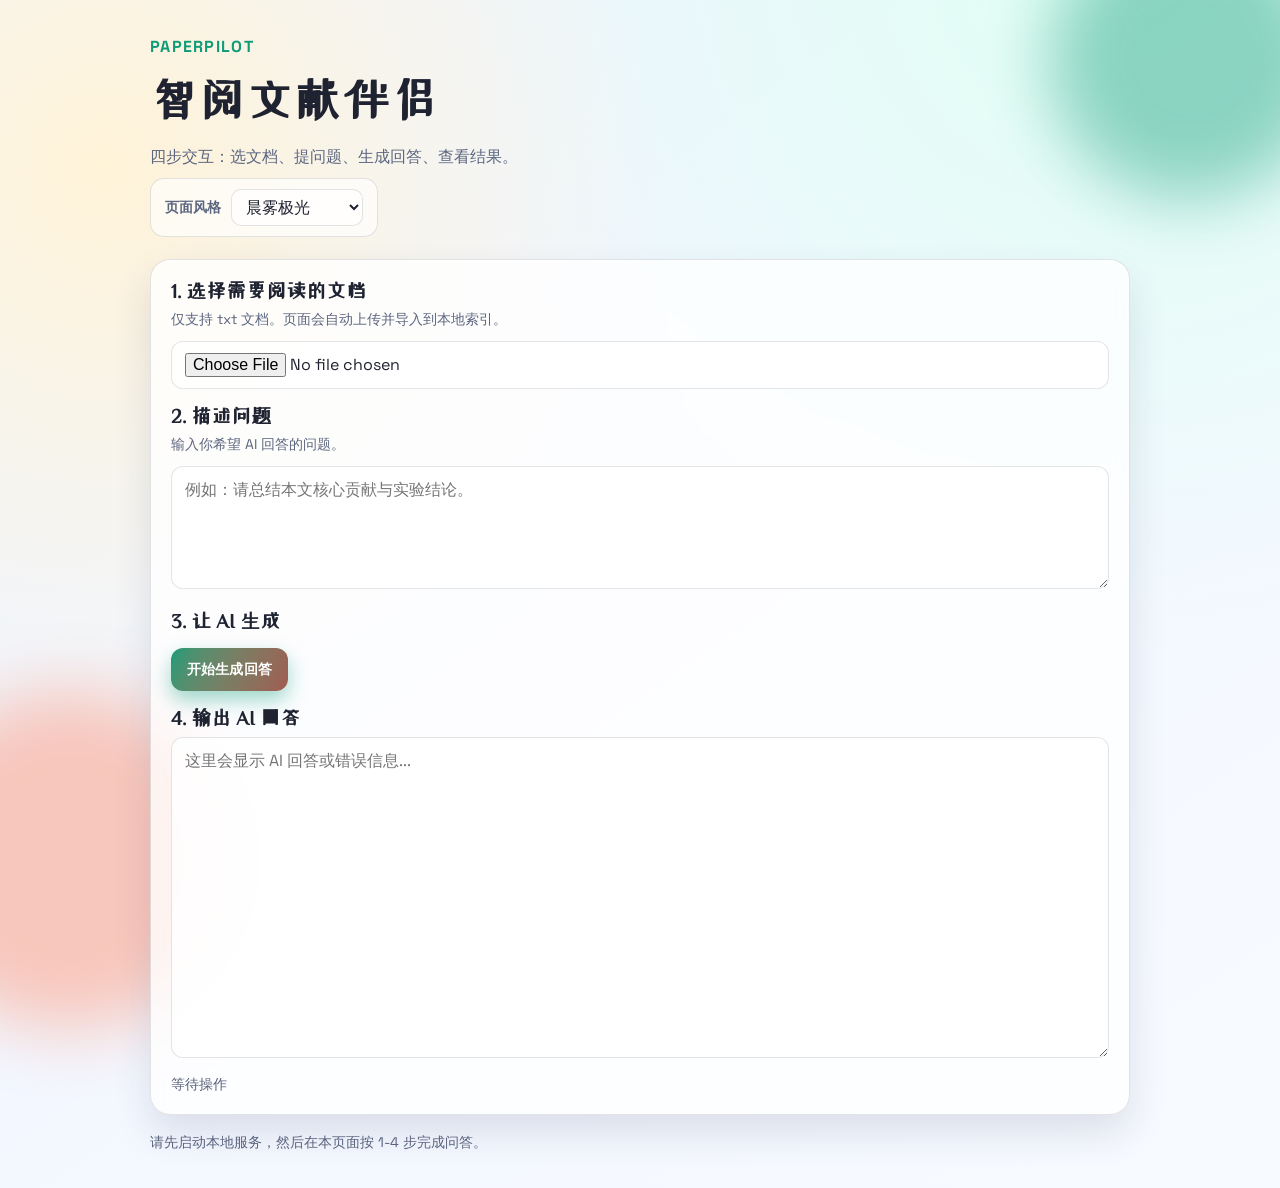
<file: frontend/index.html>
<!doctype html>
<html lang="zh-CN">
  <head>
    <meta charset="UTF-8" />
    <meta name="viewport" content="width=device-width, initial-scale=1.0" />
    <title>PaperPilot 前端原型</title>
    <link rel="preconnect" href="https://fonts.googleapis.com" />
    <link rel="preconnect" href="https://fonts.gstatic.com" crossorigin />
    <link
      href="https://fonts.googleapis.com/css2?family=Space+Grotesk:wght@400;600;700&family=ZCOOL+XiaoWei&display=swap"
      rel="stylesheet"
    />
    <link rel="stylesheet" href="styles.css" />
  </head>
  <body>
    <div class="bg-shape shape-a"></div>
    <div class="bg-shape shape-b"></div>
    <div class="grid-noise"></div>

    <main class="shell">
      <header class="hero">
        <p class="eyebrow">PaperPilot</p>
        <h1>智阅文献伴侣</h1>
        <p class="subtitle">四步交互：选文档、提问题、生成回答、查看结果。</p>
        <div class="theme-switcher">
          <label for="themeSelect">页面风格</label>
          <select id="themeSelect" aria-label="选择页面风格">
            <option value="aurora">晨雾极光</option>
            <option value="paper">米色纸感</option>
            <option value="noir">蓝夜霓虹</option>
          </select>
        </div>
      </header>

      <section class="grid">
        <article class="card result-card">
          <h2>1. 选择需要阅读的文档</h2>
          <p class="hint">仅支持 txt 文档。页面会自动上传并导入到本地索引。</p>
          <input id="doc" type="file" accept=".txt" />

          <h2>2. 描述问题</h2>
          <p class="hint">输入你希望 AI 回答的问题。</p>
          <textarea id="question" rows="4" placeholder="例如：请总结本文核心贡献与实验结论。"></textarea>

          <h2>3. 让 AI 生成</h2>
          <button id="btnGenerate" class="copy-btn">开始生成回答</button>

          <h2>4. 输出 AI 回答</h2>
          <textarea id="resultBox" rows="12" readonly placeholder="这里会显示 AI 回答或错误信息..."></textarea>

          <p id="copyStatus" class="status" aria-live="polite">等待操作</p>
        </article>
      </section>

      <footer class="footnote">
        请先启动本地服务，然后在本页面按 1-4 步完成问答。
      </footer>
    </main>
    <script src="app.js"></script>
  </body>
</html>
</file>
<file: frontend/styles.css>
:root {
  --bg-main: #eef4ff;
  --bg-accent: #fff3d8;
  --bg-third: #e0fff4;
  --ink: #1f2331;
  --muted: #5d6680;
  --brand: #0f9b77;
  --brand-2: #ff845f;
  --card: rgba(255, 255, 255, 0.78);
  --stroke: rgba(31, 35, 49, 0.12);
  --focus: rgba(15, 155, 119, 0.25);
  --shadow: 0 18px 38px rgba(34, 44, 84, 0.12);
  --title-font: "ZCOOL XiaoWei", "STKaiti", serif;
  --ui-font: "Space Grotesk", "Segoe UI", "Microsoft YaHei", sans-serif;
}

body[data-theme="paper"] {
  --bg-main: #f8f2e6;
  --bg-accent: #fff9ec;
  --bg-third: #efe4d4;
  --ink: #2b241f;
  --muted: #6a5f53;
  --brand: #b1642f;
  --brand-2: #6f5f42;
  --card: rgba(255, 250, 240, 0.84);
  --stroke: rgba(76, 60, 44, 0.2);
  --focus: rgba(177, 100, 47, 0.24);
  --shadow: 0 16px 30px rgba(103, 75, 39, 0.15);
}

body[data-theme="noir"] {
  --bg-main: #0a1224;
  --bg-accent: #11213b;
  --bg-third: #1a1038;
  --ink: #eaf3ff;
  --muted: #9db4d3;
  --brand: #19b8d4;
  --brand-2: #4d87ff;
  --card: rgba(10, 21, 43, 0.72);
  --stroke: rgba(157, 180, 211, 0.28);
  --focus: rgba(25, 184, 212, 0.3);
  --shadow: 0 20px 38px rgba(3, 8, 19, 0.55);
}

* {
  box-sizing: border-box;
}

body {
  margin: 0;
  min-height: 100vh;
  font-family: var(--ui-font);
  color: var(--ink);
  background: radial-gradient(circle at 8% 14%, var(--bg-accent), transparent 36%),
    radial-gradient(circle at 88% -4%, var(--bg-third), transparent 42%),
    linear-gradient(145deg, var(--bg-main), color-mix(in srgb, var(--bg-main) 45%, #ffffff));
  position: relative;
  overflow-x: hidden;
  transition: background 380ms ease, color 220ms ease;
}

.bg-shape {
  position: fixed;
  border-radius: 999px;
  filter: blur(34px);
  opacity: 0.42;
  pointer-events: none;
  transition: background 300ms ease;
  animation: floatShape 9s ease-in-out infinite;
}

.shape-a {
  width: 280px;
  height: 280px;
  background: var(--brand);
  top: -80px;
  right: -50px;
}

.shape-b {
  width: 340px;
  height: 340px;
  background: var(--brand-2);
  left: -100px;
  bottom: -130px;
  animation-delay: 0.8s;
}

.grid-noise {
  position: fixed;
  inset: 0;
  pointer-events: none;
  z-index: 0;
  background-image: linear-gradient(rgba(255, 255, 255, 0.06) 1px, transparent 1px),
    linear-gradient(90deg, rgba(255, 255, 255, 0.06) 1px, transparent 1px);
  background-size: 28px 28px;
  mask-image: radial-gradient(circle at center, black, transparent 78%);
  opacity: 0.35;
}

.shell {
  width: min(980px, 94vw);
  margin: 36px auto;
  position: relative;
  z-index: 1;
}

.hero {
  margin-bottom: 22px;
  display: grid;
  gap: 10px;
}

.eyebrow {
  margin: 0;
  color: var(--brand);
  font-weight: 700;
  letter-spacing: 0.08em;
  text-transform: uppercase;
}

h1 {
  margin: 8px 0 10px;
  font-size: clamp(30px, 5vw, 46px);
  line-height: 1.1;
  font-family: var(--title-font);
  letter-spacing: 0.02em;
}

.subtitle {
  margin: 0;
  color: var(--muted);
}

.theme-switcher {
  display: inline-flex;
  align-items: center;
  gap: 10px;
  padding: 10px 14px;
  border: 1px solid var(--stroke);
  border-radius: 14px;
  width: fit-content;
  background: color-mix(in srgb, var(--card) 82%, transparent);
  backdrop-filter: blur(6px);
}

.theme-switcher label {
  color: var(--muted);
  font-size: 14px;
  font-weight: 600;
}

#themeSelect {
  border: 1px solid var(--stroke);
  border-radius: 10px;
  background: color-mix(in srgb, var(--card) 90%, transparent);
  color: var(--ink);
  padding: 6px 10px;
  font: inherit;
  min-width: 132px;
}

.grid {
  display: grid;
  grid-template-columns: 1fr;
  gap: 16px;
}

.card {
  backdrop-filter: blur(8px);
  background: var(--card);
  border: 1px solid var(--stroke);
  border-radius: 20px;
  padding: 20px;
  box-shadow: var(--shadow);
  animation: riseIn 420ms ease both;
}

h2 {
  margin: 16px 0 10px;
  font-size: 20px;
  font-family: var(--title-font);
}

h2:first-of-type {
  margin-top: 0;
}

.hint {
  margin: 0 0 12px;
  color: var(--muted);
  font-size: 14px;
}

.label {
  display: block;
  font-weight: 600;
  margin-bottom: 8px;
}

input,
textarea {
  width: 100%;
  border: 1px solid var(--stroke);
  border-radius: 12px;
  padding: 11px 13px;
  font: inherit;
  color: var(--ink);
  background: color-mix(in srgb, var(--card) 90%, #ffffff);
  transition: border-color 180ms ease, box-shadow 180ms ease, background 220ms ease;
}

input:focus,
textarea:focus,
select:focus {
  outline: none;
  border-color: var(--brand);
  box-shadow: 0 0 0 3px var(--focus);
}

textarea {
  resize: vertical;
  line-height: 1.55;
}

.copy-btn {
  margin-top: 8px;
  border: 0;
  border-radius: 12px;
  padding: 12px 16px;
  font: inherit;
  font-size: 14px;
  font-weight: 700;
  letter-spacing: 0.01em;
  color: #fff;
  background: linear-gradient(115deg, var(--brand), color-mix(in srgb, var(--brand-2) 60%, #10203f));
  cursor: pointer;
  box-shadow: 0 9px 20px color-mix(in srgb, var(--brand) 40%, transparent);
  transition: transform 180ms ease, filter 180ms ease, box-shadow 180ms ease;
}

.copy-btn:hover {
  transform: translateY(-1px);
  filter: brightness(1.06);
}

.copy-btn:active {
  transform: translateY(0);
}

.status {
  margin: 12px 0 0;
  font-size: 14px;
  color: var(--muted);
}

.footnote {
  margin: 18px 0 14px;
  color: var(--muted);
  font-size: 14px;
}

@media (max-width: 820px) {
  .shell {
    width: min(980px, 95vw);
  }

  .theme-switcher {
    width: 100%;
    justify-content: space-between;
  }

  h1 {
    font-size: clamp(28px, 8vw, 40px);
  }
}

@keyframes floatShape {
  0% {
    transform: translateY(0) scale(1);
  }
  50% {
    transform: translateY(-12px) scale(1.03);
  }
  100% {
    transform: translateY(0) scale(1);
  }
}

@keyframes riseIn {
  from {
    opacity: 0;
    transform: translateY(10px);
  }
  to {
    opacity: 1;
    transform: translateY(0);
  }
}
</file>
